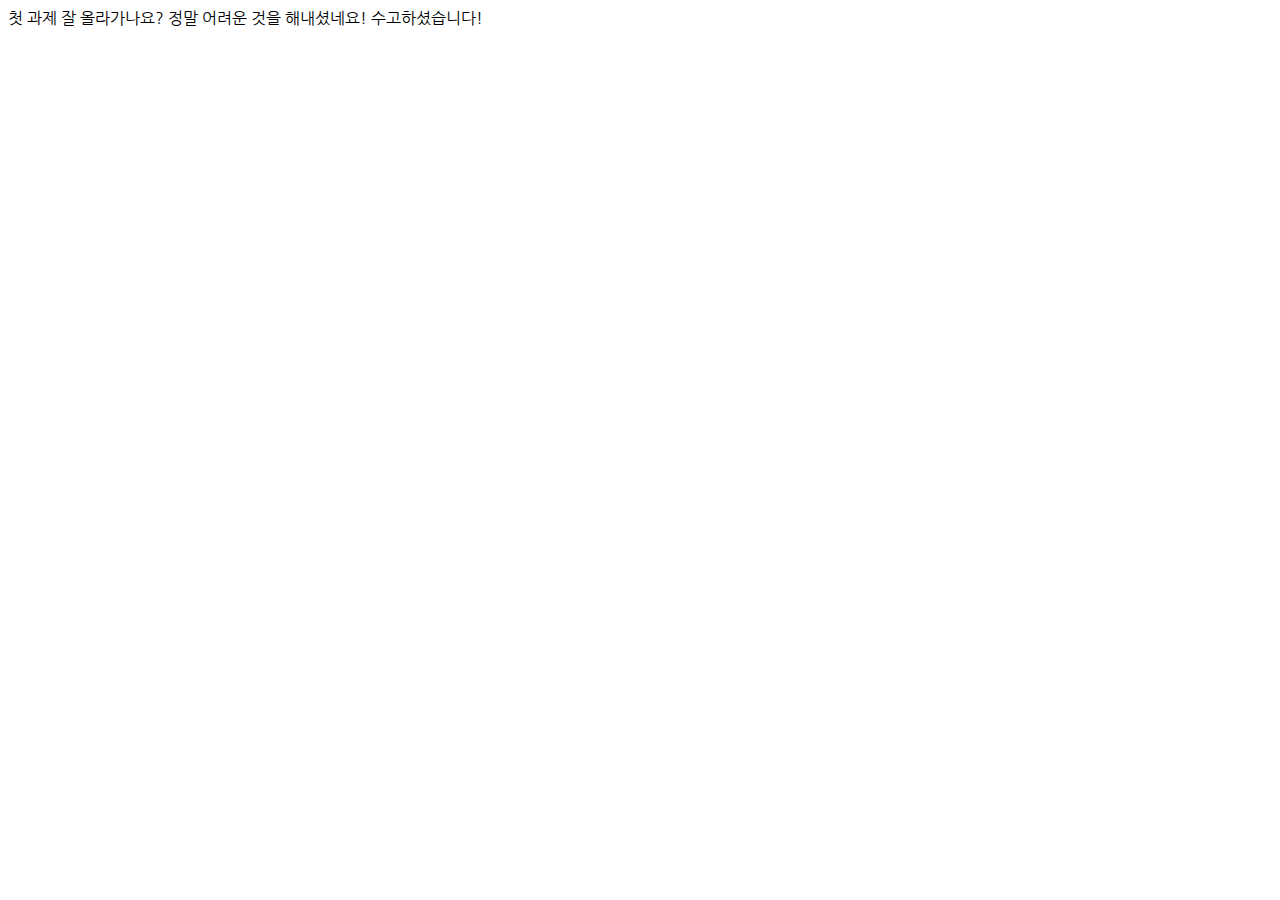
<file: 1st.html>
<!DOCTYPE html>
<html lang="en">
<head>
    <meta charset="UTF-8">
    <meta http-equiv="X-UA-Compatible" content="IE=edge">
    <meta name="viewport" content="width=device-width, initial-scale=1.0">
    <title>test</title>
</head>
<body>
    첫 과제 잘 올라가나요?
    정말 어려운 것을 해내셨네요!
    수고하셨습니다!
</body>
</html>

<!DOCTYPE html>
<html lang="en">
<head>
    <meta charset="UTF-8">
    <meta http-equiv="X-UA-Compatible" content="IE=edge">
    <meta name="viewport" content="width=device-width, initial-scale=1.0">
    <link rel="preconnect" href="https://fonts.googleapis.com">
    <link rel="preconnect" href="https://fonts.gstatic.com" crossorigin>
    <link href="https://fonts.googleapis.com/css2?family=Black+Han+Sans&family=Hi+Melody&family=Nanum+Gothic&display=swap" rel="stylesheet">
    <title>Document</title>

    <style>
        * {
            font-family: 'Black Han Sans', sans-serif;
            font-family: 'Hi Melody', 'cursive';
            font-family: 'Nanum Gothic', sans-serif;
        }
    </style>
</head>
<body>
    
</body>
</html>
</file>
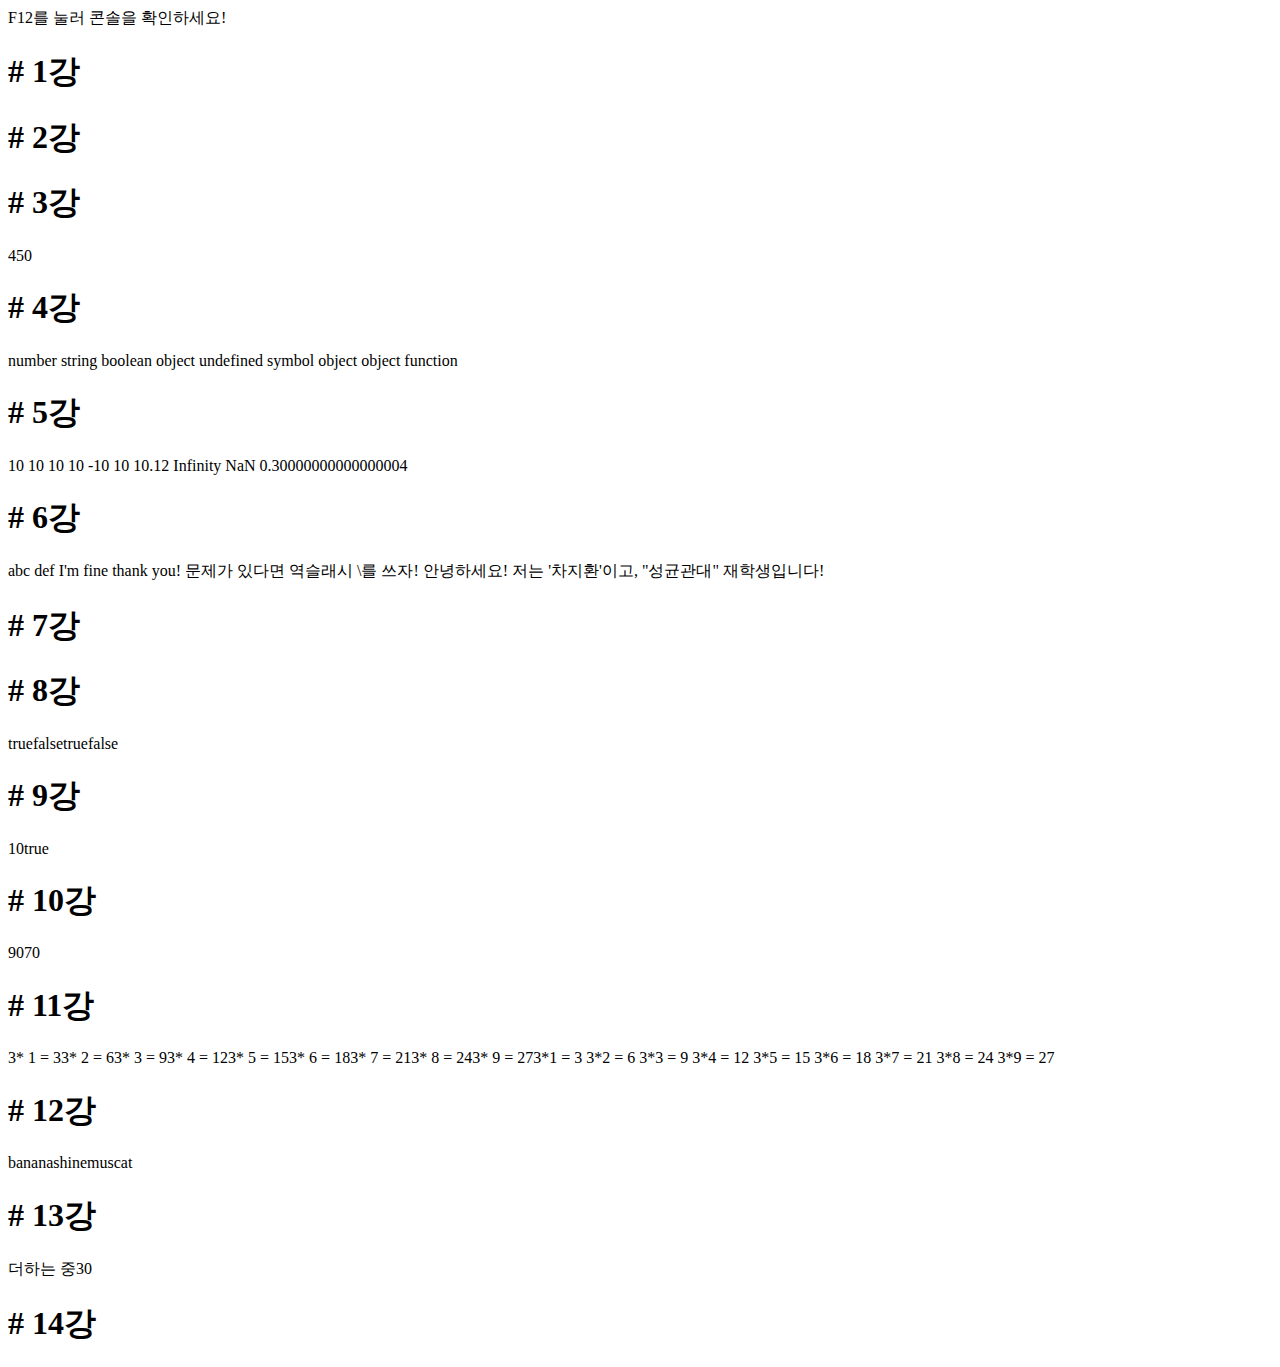
<file: JS/1.html>
<!DOCTYPE html>
<html lang="en">
<head>
    <meta charset="UTF-8">
    <meta http-equiv="X-UA-Compatible" content="IE=edge">
    <meta name="viewport" content="width=device-width, initial-scale=1.0">
    <title>Document</title>
</head>
<body>
    F12를 눌러 콘솔을 확인하세요!
    <h1># 1강</h1>
    <!-- 내부 작성법 -->
    <script>
        console.log('hello, world!');
    </script>
    <!-- 외부 작성법 -->
    <script src = "1.js"></script>

    <h1># 2강</h1>
    <script src = "2.js"></script>

    <h1># 3강</h1>
    <script src = "3.js"></script>

    <h1># 4강</h1>
    <script src = "4.js"></script>

    <h1># 5강</h1>
    <script src = "5.js"></script>
    
    <h1># 6강</h1>
    <script src = "6.js"></script>

    <h1># 7강</h1>
    <script src = "7.js"></script>

    <h1># 8강</h1>
    <script src = "8.js"></script>

    <h1># 9강</h1>
    <script src = "9.js"></script>

    <h1># 10강</h1>
    <script src = "10.js"></script>

    <h1># 11강</h1>
    <script src = "11.js"></script>

    <h1># 12강</h1>
    <script src = "12.js"></script>

    <h1># 13강</h1>
    <script src = "13.js"></script>

    <h1># 14강</h1>
    <script src = "14.js"></script>

</body>
</html>
</file>
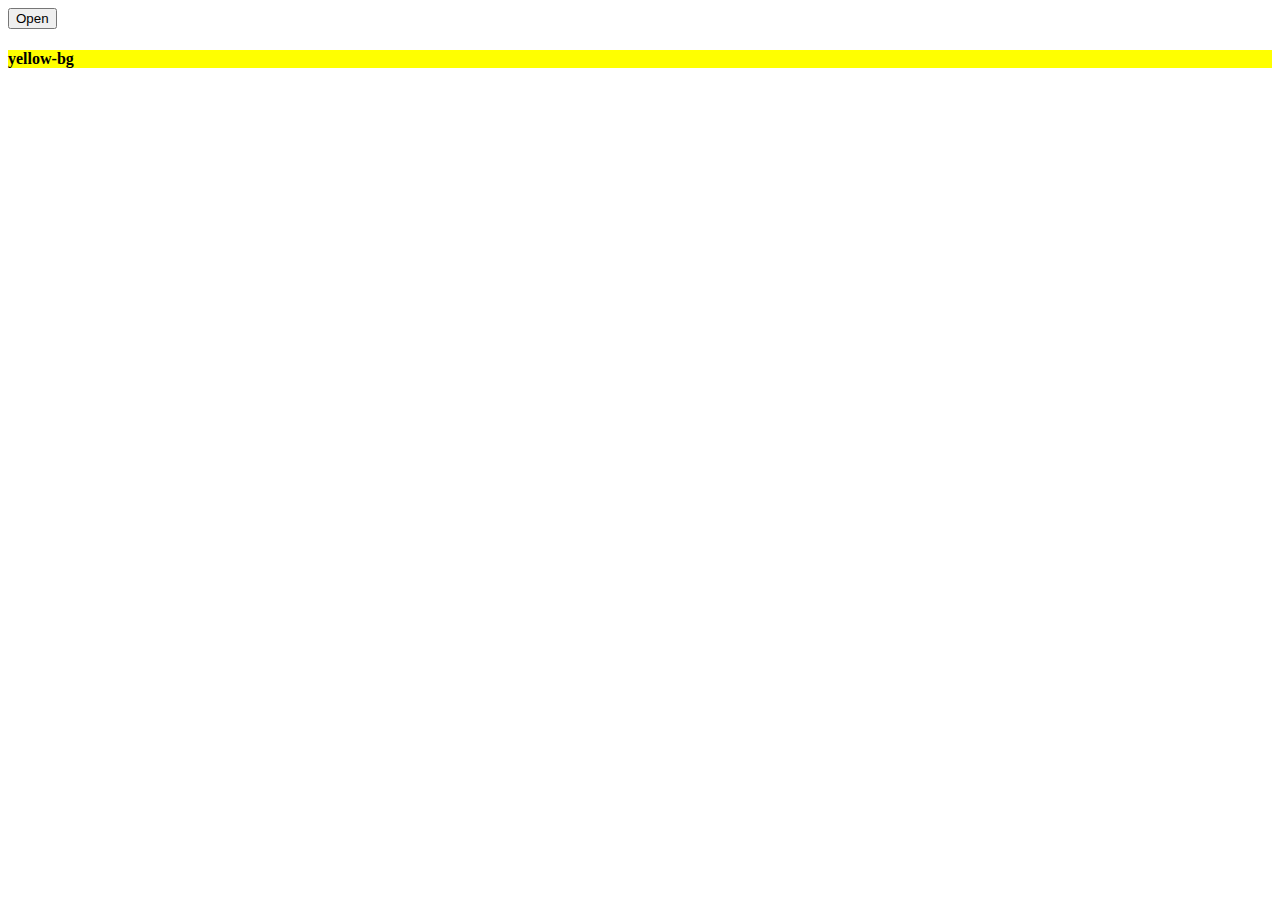
<file: JS/HTML_apply.html>
<!DOCTYPE html>
<html lang="en">
<head>
    <meta charset="UTF-8">
    <meta http-equiv="X-UA-Compatible" content="IE=edge">
    <meta name="viewport" content="width=device-width, initial-scale=1.0">
    <link rel="stylesheet" href="HTML_apply.css">
    <title>Document</title>
</head>
<body>
    <div id = 'alert'>
        <p>
            Alert Box
        </p>
        <button onclick="openAlert('none')"> 닫기 </button>
    </div>

    <button onclick="openAlert('block')"> Open </button>

    <h4> yellow-bg </h4>

    <script src="https://code.jquery.com/jquery-3.6.0.min.js" 
    integrity="sha256-/xUj+3OJU5yExlq6GSYGSHk7tPXikynS7ogEvDej/m4=" 
    crossorigin="anonymous">
    </script>
    <script>
        function openAlert(displayState){
            document.getElementById('alert').style.display = displayState;
        }

        $('h4').css('background-color', 'yellow');
    </script>
</body>
</html>
</file>
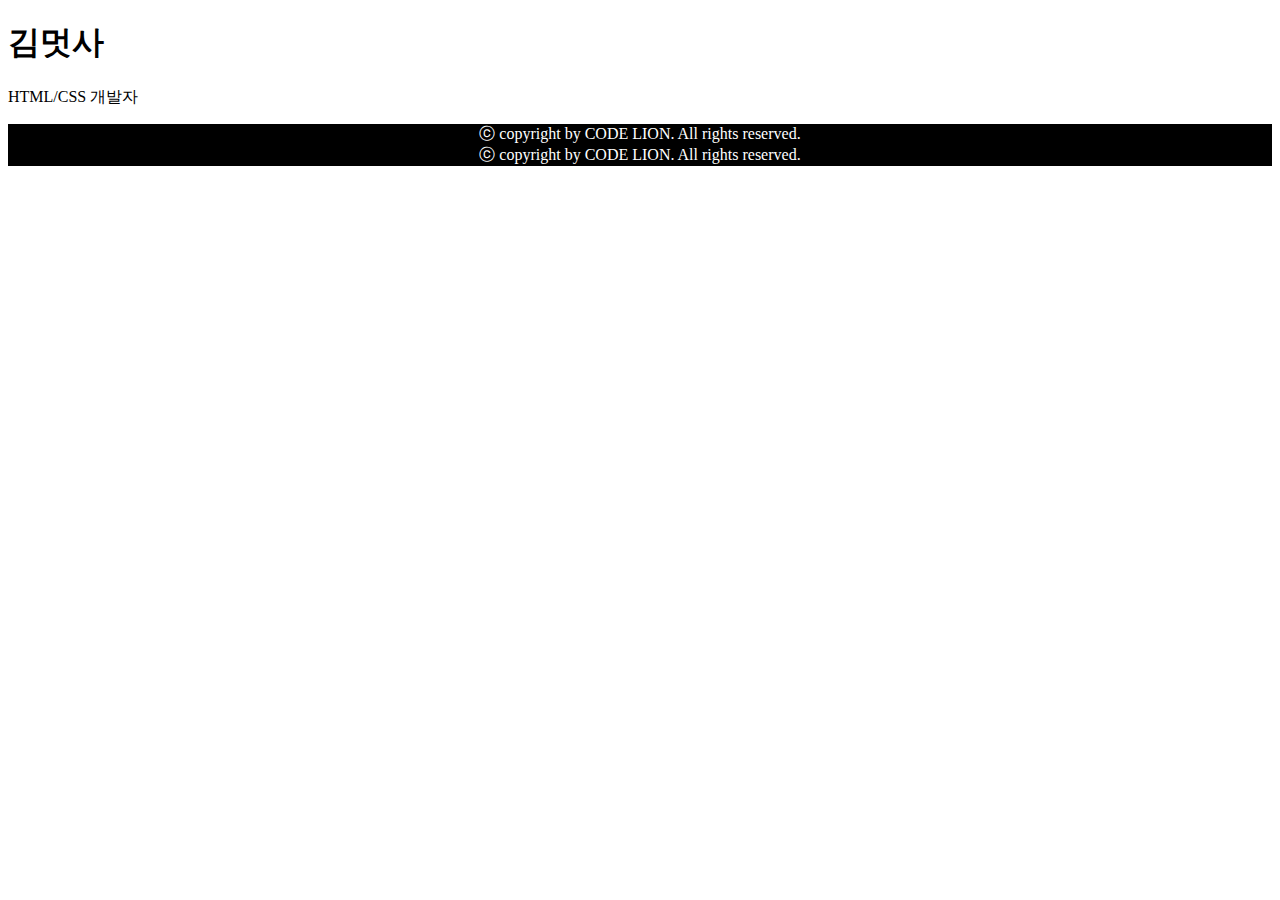
<file: W2/1-3.html>
<!DOCTYPE html>
<html>
<head>
    <meta charset="UTF-8">
    <title>김멋사의 이력서</title>
    <!-- <link rel = "stylesheet" href="1-3.css"> -->
    <link href="1-3.css" rel = "stylesheet">
</head>
<body>
    <h1>김멋사</h1>
    <p>HTML/CSS 개발자</p>
    <footer> ⓒ copyright by CODE LION. All rights reserved.</footer>
    <footer> ⓒ copyright by CODE LION. All rights reserved.</footer>
</body>
</html>
</file>
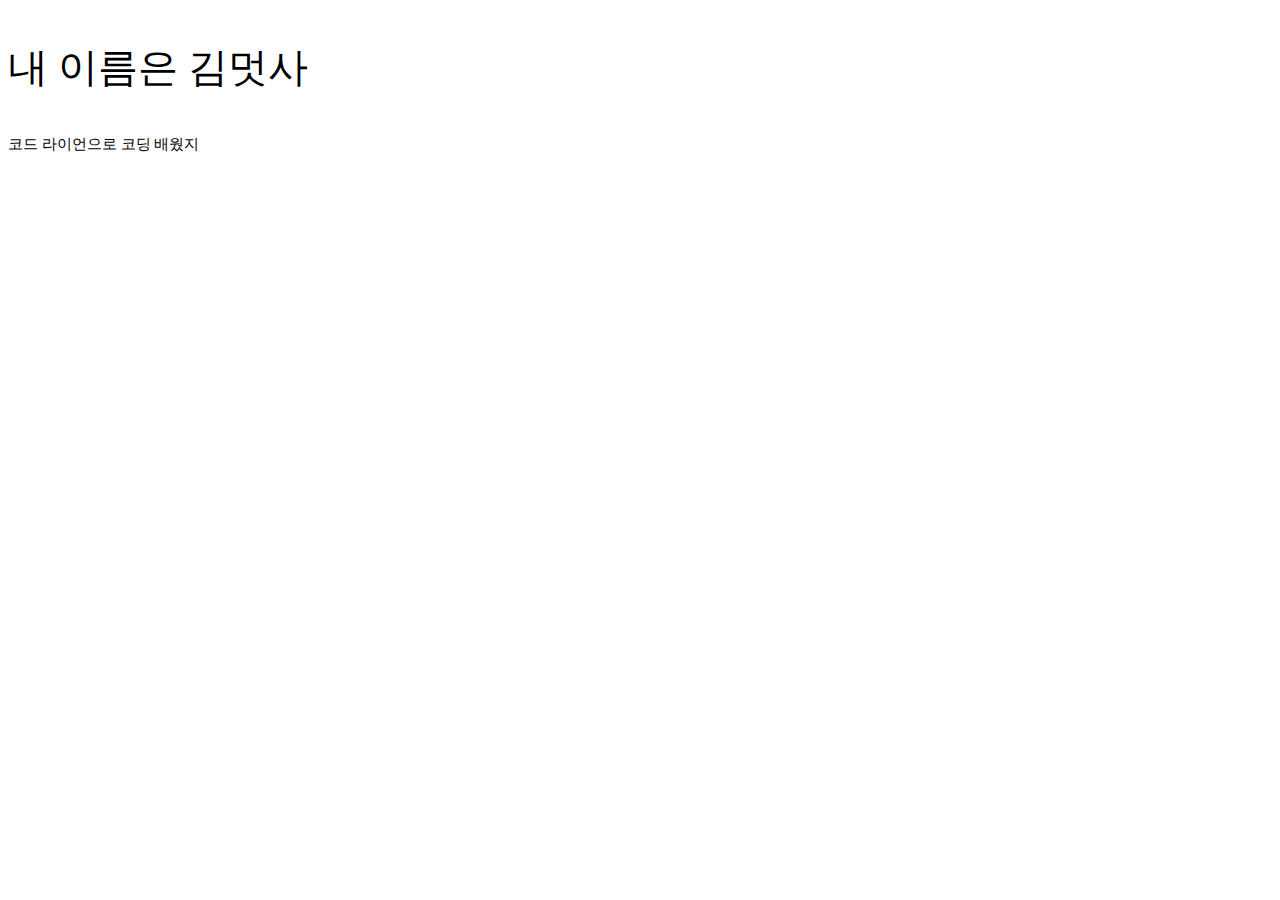
<file: W2/1-4.html>
<!DOCTYPE html>
<html lang="en">
<head>
    <meta charset="UTF-8">
    <link rel="stylesheet" href="1-4.css">
    <title>Document</title>
</head>
<body>
    <p class="big-font">내 이름은 김멋사</p>
    <p class="small-font">코드 라이언으로 코딩 배웠지</p>
</body>
</html>
</file>
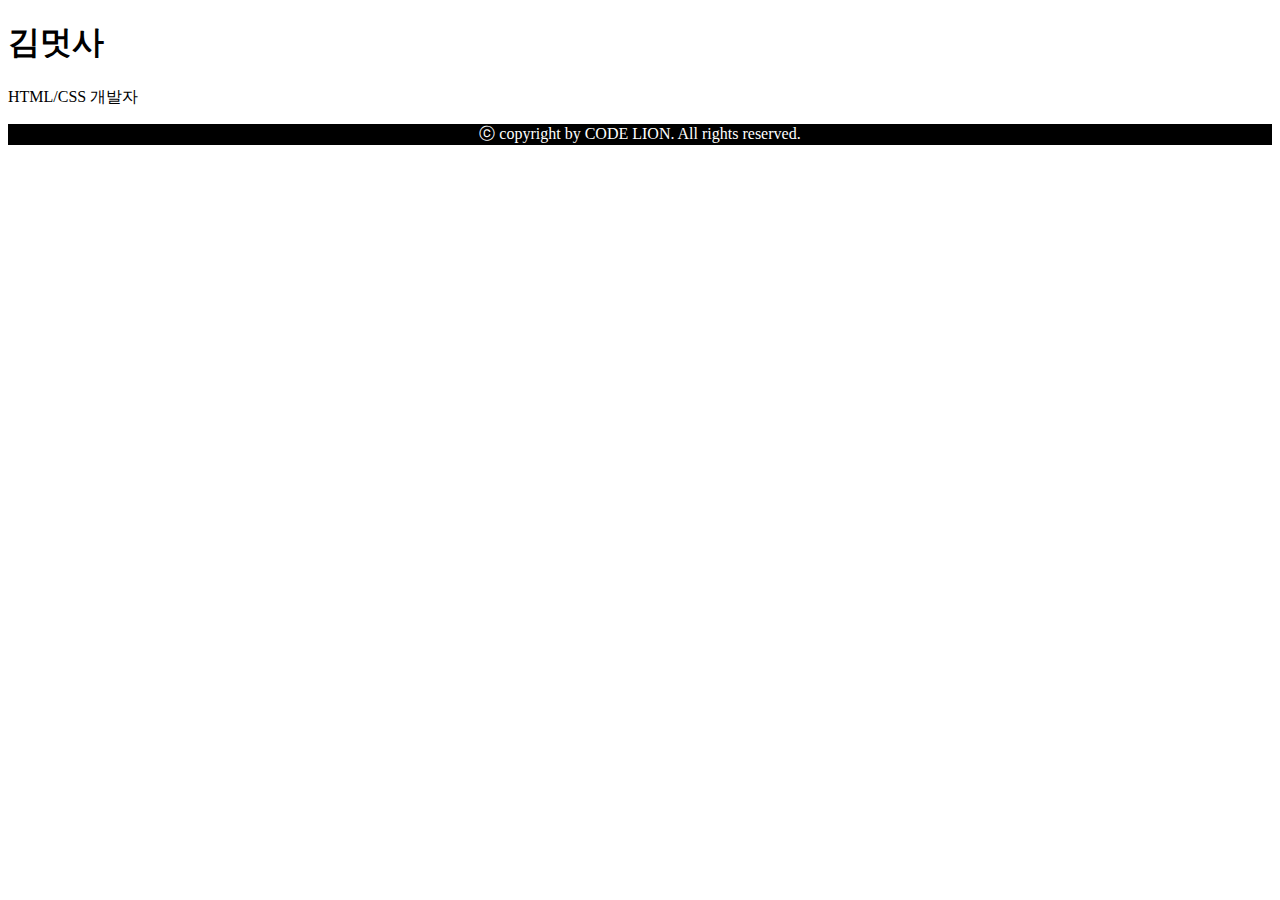
<file: W2/1-5.html>
<!DOCTYPE html>
<html>
<head>
    <meta charset="UTF-8">
    <title>김멋사의 이력서</title>
    <link rel = "stylesheet" href="1-5.css">
</head>
<body>
    <h1>김멋사</h1>
    <p>HTML/CSS 개발자</p>
    <footer> ⓒ copyright by CODE LION. All rights reserved.</footer>
</body>
</html>
</file>
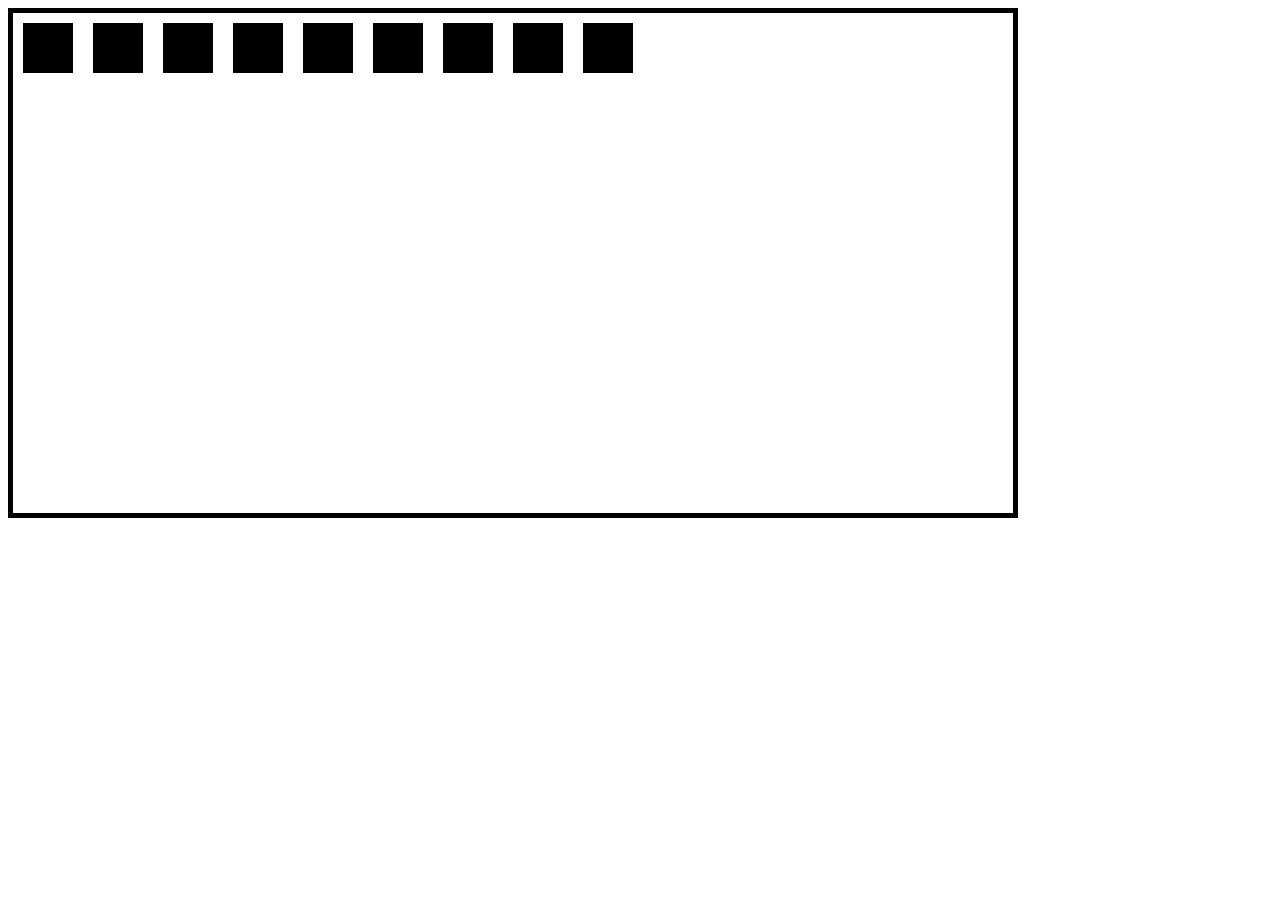
<file: W3/flexbox.html>
<!DOCTYPE html>
<html lang="en">
<head>
    <meta charset="UTF-8">
    <meta http-equiv="X-UA-Compatible" content="IE=edge">
    <meta name="viewport" content="width=device-width, initial-scale=1.0">
    <link rel="stylesheet" href="flexbox.css">
    <title>Document</title>
</head>
<body>
    <div class="container">
        <div class = 'box'> </div>
        <div class = 'box'> </div>
        <div class = 'box'> </div>
        <div class = 'box'> </div>
        <div class = 'box'> </div>
        <div class = 'box'> </div>
        <div class = 'box'> </div>
        <div class = 'box'> </div>
        <div class = 'box'> </div>
    </div>
</body>
</html>
</file>
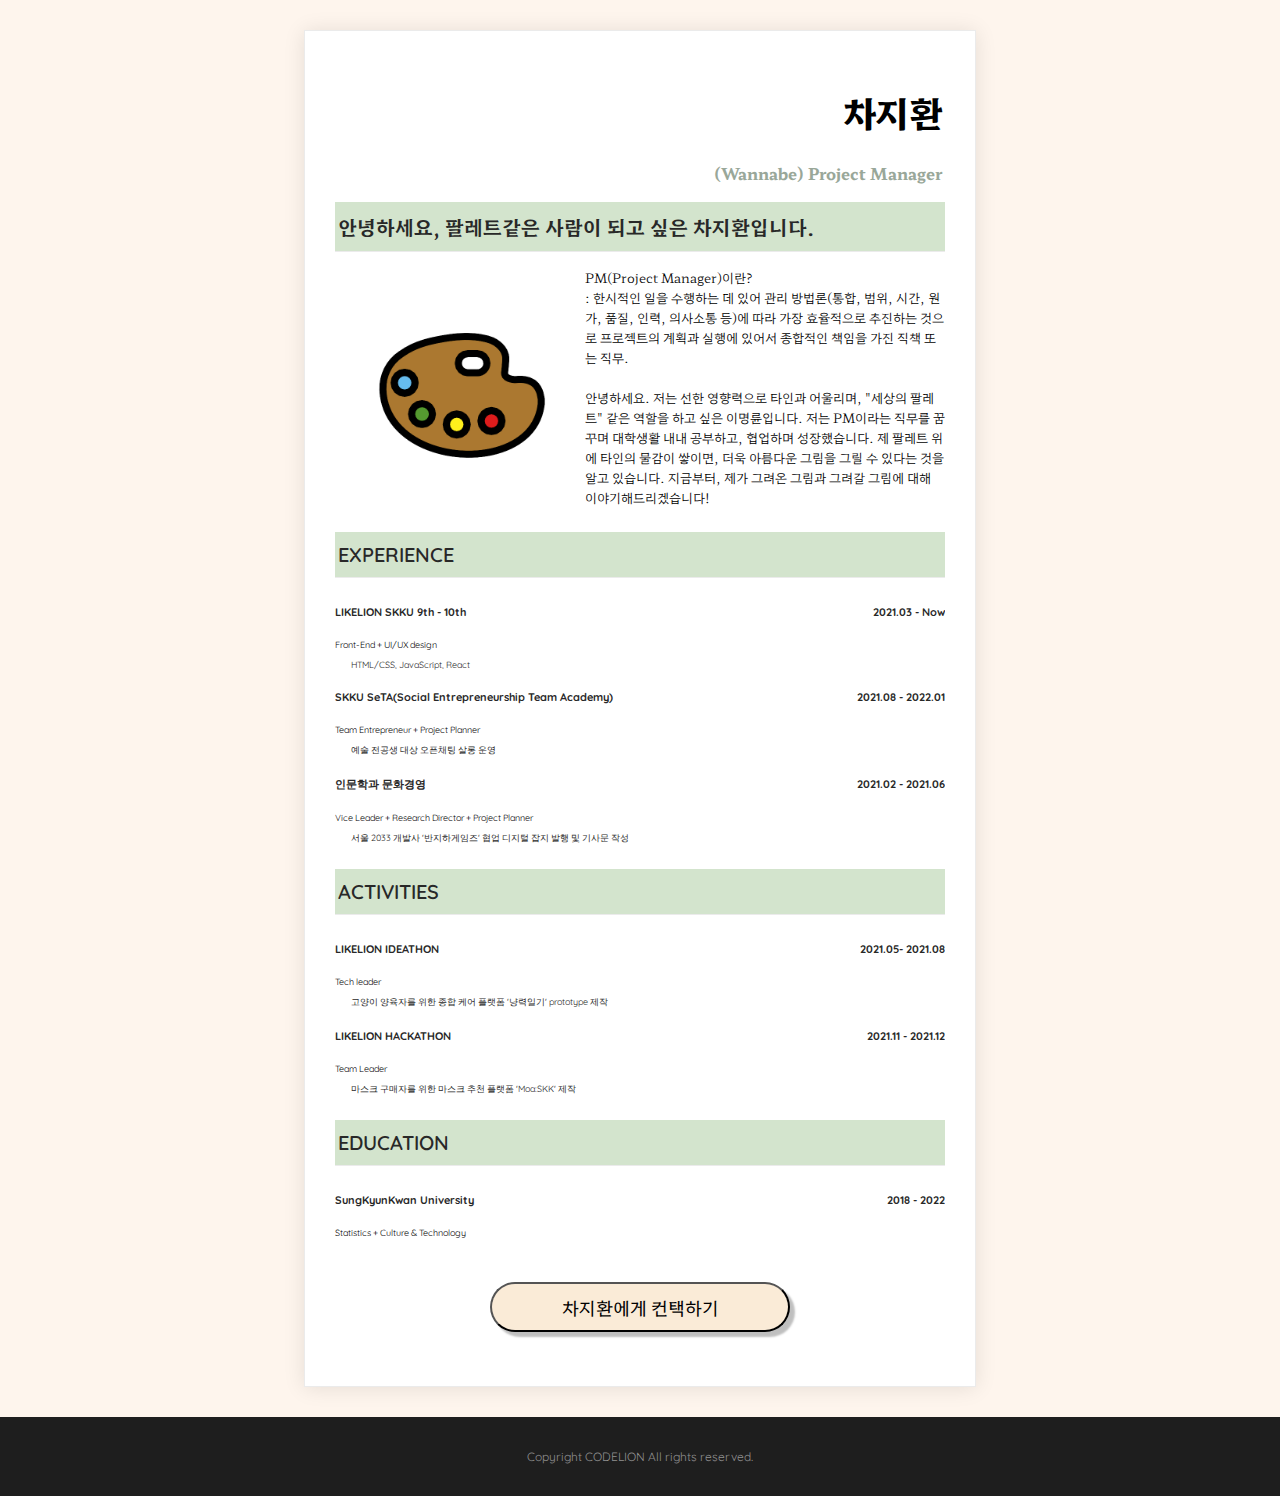
<file: W3/Portfolio_re.html>
<!DOCTYPE html>
<html>
<head>
  <meta charset="UTF-8">
  <title>이력서 예시 2</title>
  <link rel="stylesheet" href="Portfolio_re.css">
</head>
<body>
  <div class="mainbox">

    <div class="namebox">
      <h1 class="name">차지환</h1>
      <p class="name-text">(Wannabe) Project Manager</p>
    </div>

    <section>
      <h2 class = "about-me">안녕하세요, 팔레트같은 사람이 되고 싶은 차지환입니다.</h2>
      <img class = "about-me-img" src="images/pallete.png">
      <p class="about-me-text">
        PM(Project Manager)이란?
        <br>
        : 한시적인 일을 수행하는 데 있어 관리 방법론(통합, 범위, 시간, 원가, 품질, 인력, 의사소통 등)에 따라
        가장 효율적으로 추진하는 것으로 프로젝트의 계획과 실행에 있어서 종합적인 책임을 가진 직책 또는 직무.
        <br><br>
        안녕하세요. 저는 선한 영향력으로 타인과 어울리며, "세상의 팔레트" 같은 역할을 하고 싶은 이명륜입니다.
        저는 PM이라는 직무를 꿈꾸며 대학생활 내내 공부하고, 협업하며 성장했습니다. 
        제 팔레트 위에 타인의 물감이 쌓이면, 더욱 아름다운 그림을 그릴 수 있다는 것을 알고 있습니다.
        지금부터, 제가 그려온 그림과 그려갈 그림에 대해 이야기해드리겠습니다!
      </p>
    </section>

    <section>
        <h2>EXPERIENCE</h2>
        <div class="float-wrap">
          <p class="title-text">LIKELION SKKU 9th - 10th</p>
          <p class="year-text">2021.03 - Now</p>
        </div>
        <p class="desc-text">Front-End + UI/UX design</p>
        <p class="desc-subtext">HTML/CSS, JavaScript, React</p>

        <div class="float-wrap">
          <p class="title-text">SKKU SeTA(Social Entrepreneurship Team Academy)</p>
          <p class="year-text">2021.08 - 2022.01</p>
        </div>
        <p class="desc-text">Team Entrepreneur + Project Planner</p>
        <p class="desc-subtext">예술 전공생 대상 오픈채팅 살롱 운영</p>

        <div class="float-wrap">
          <p class="title-text">인문학과 문화경영</p>
          <p class="year-text">2021.02 - 2021.06</p>
        </div>
        <p class="desc-text">Vice Leader + Research Director + Project Planner </p>
        <p class="desc-subtext">서울 2033 개발사 '반지하게임즈' 협업 디지털 잡지 발행 및 기사문 작성</p>

      </section>

      <section>
        <h2>ACTIVITIES</h2>
        <div class="float-wrap">
          <p class="title-text">LIKELION IDEATHON</p>
          <p class="year-text">2021.05- 2021.08</p>
        </div>
        <p class="desc-text">Tech leader</p>
        <p class="desc-subtext">고양이 양육자를 위한 종합 케어 플랫폼 '냥력일기' prototype 제작</p>

        <div class="float-wrap">
          <p class="title-text">LIKELION HACKATHON</p>
          <p class="year-text">2021.11 - 2021.12 </p>
        </div>
        <p class="desc-text">Team Leader</p>
        <p class="desc-subtext">마스크 구매자를 위한 마스크 추천 플랫폼 'Moa:SKK' 제작</p>
    </section>

    <section>
        <h2>EDUCATION</h2>
        <div class="float-wrap">
            <p class="title-text">SungKyunKwan University</p>
            <p class="year-text">2018 - 2022</p>
        </div>
        <p class="desc-text">Statistics + Culture & Technology</p>
    </section>

    <section class="contact">
      <a href = 'https://www.instagram.com/ghwanz_hwan/'><button class="contact-button">차지환에게 컨택하기</button></a>
    </section>
  </div>
  <footer>
      <p>Copyright CODELION All rights reserved. </p>
  </footer>
</body>
</html>
</file>
<file: JS/HTML_apply.css>
#alert {
    background-color: aquamarine;
    display: none;
    width: 300px;
    height: 100px;
    border-radius: 25px;
    text-align: center;
    font-size: large;
}

.yellow-bg{
    background: yellow;
}
</file>
<file: W2/1-3.css>
footer {
    text-align: center;
    background-color: black;
    color: white;
}
</file>
<file: W2/1-4.css>
p{
    font-size: 30px;
}

.big-font {
    font-size: 40px;
}

.small-font {
    font-size: 15px;
}
</file>
<file: W2/1-5.css>
footer {
    text-align: center;
    background-color: black;
    color: white;
}
</file>
<file: W3/flexbox.css>
body {
    width: 1000px;
    height: 500px;
    border: 5px solid black;
}
.container {
    display: flex;
    /* justify-content: flex-end; */
    align-items: flex-end;
}

.box{
    background-color: black;
    width: 50px;
    height: 50px;
    margin: 10px;
}
</file>
<file: W3/Portfolio_re.css>
@import url('https://fonts.googleapis.com/css2?family=Quicksand:wght@300;600&display=swap');
@import url('https://fonts.googleapis.com/css2?family=Hahmlet&display=swap');

* {
    font-family: 'Quicksand', sans-serif;

}

body {
    background-color: #FEF5ED;
    margin:0px;
    padding:0px;
    min-width: fit-content;
}

h2 {
    font-size: 20px;
    color:#282828;
    font-weight: 600;
    margin-bottom: 16px;
    border-bottom: 1px solid #ebebeb;
    padding-bottom: 5px;
    background-color:#D3E4CD;
    padding: 10px 0px 10px 3px;
}

/* 전체 부분 디자인 */
.mainbox {
    width: 610px;
    padding: 30px;
    margin: 30px;
    margin-right: auto;
    margin-left: auto;
    border: 1px solid #ebebeb;
    box-shadow: 0 1px 20px 0 rgba(0, 0, 0, 0.1);
    background-color: #FFFFFF;
} 

/* 이름 부분 디자인 */
.mainbox .namebox{
    text-align: right;
    padding-right: 3px;
}

.name {
    font-size: 36px;
    font-weight: bold;
    font-family: 'Hahmlet', serif;
}

.name-text {
    font-family: 'Hahmlet', serif;
    font-size:16px;
    color:#99A799;
    font-weight: bold;
}

/* n줄 자기소개 디자인 */
.about-me {
    font-family: 'Hahmlet', serif;
}
.about-me-text {
    font-family: 'Hahmlet', serif;
    font-size: 13px;
    line-height: 20px;
    font-weight: 300;
}
.about-me-img {
    width: 250px;
    height: 250px;
    float: left;
    padding-bottom: 20px;
    /* border: 3px dotted #99A799; */
}


/* 경력 사항 및 이력 부분 디자인 */
.title-box {
    text-align: right;
}

section {
    margin-bottom: 24px;
}

.float-wrap {
    overflow: hidden;
}

.title-text {
    font-size:11px;
    font-weight: bold;
    color: #282828;
    float: left;
}

.year-text{
    font-size:11px;
    font-weight: bold;
    color: #282828;
    float: right;
}

.desc-text {
    font-size: 9px;
}

.desc-subtext {
    font-size: 9px;
    color:#282828;
    padding-left:16px;
}

.sns-img {
    width:15px;
    height:15px;
}

.sns-wrap {
    text-align:right;
}


/* 컨택 버튼 디자인 */
.contact {
    text-align: center;
}
.contact-button{
    font-family: 'Hahmlet', serif;
    font-size: large;
    text-decoration: none;
    margin: 20px auto 0px;
    width: 300px;
    height: 50px;
    border-radius: 120px;
    background-color: antiquewhite;
    box-shadow: 5px 5px 2px 0px rgba(0, 0, 0, 0.25);
    transition: 0.2s;
}

.contact-button:hover{
    font-family: 'Hahmlet', serif;
    font-size: large;
    text-decoration: none;
    background-color: #99A799;
    box-shadow: 5px 5px 2px 0px rgba(0, 0, 0, 0.25);
    color : #FFFFFF;
}


footer {
    text-align: center;
    background-color: #1e1e1e;
    padding: 20px;
    font-size: 12px;
    color: #919191;
}
</file>
